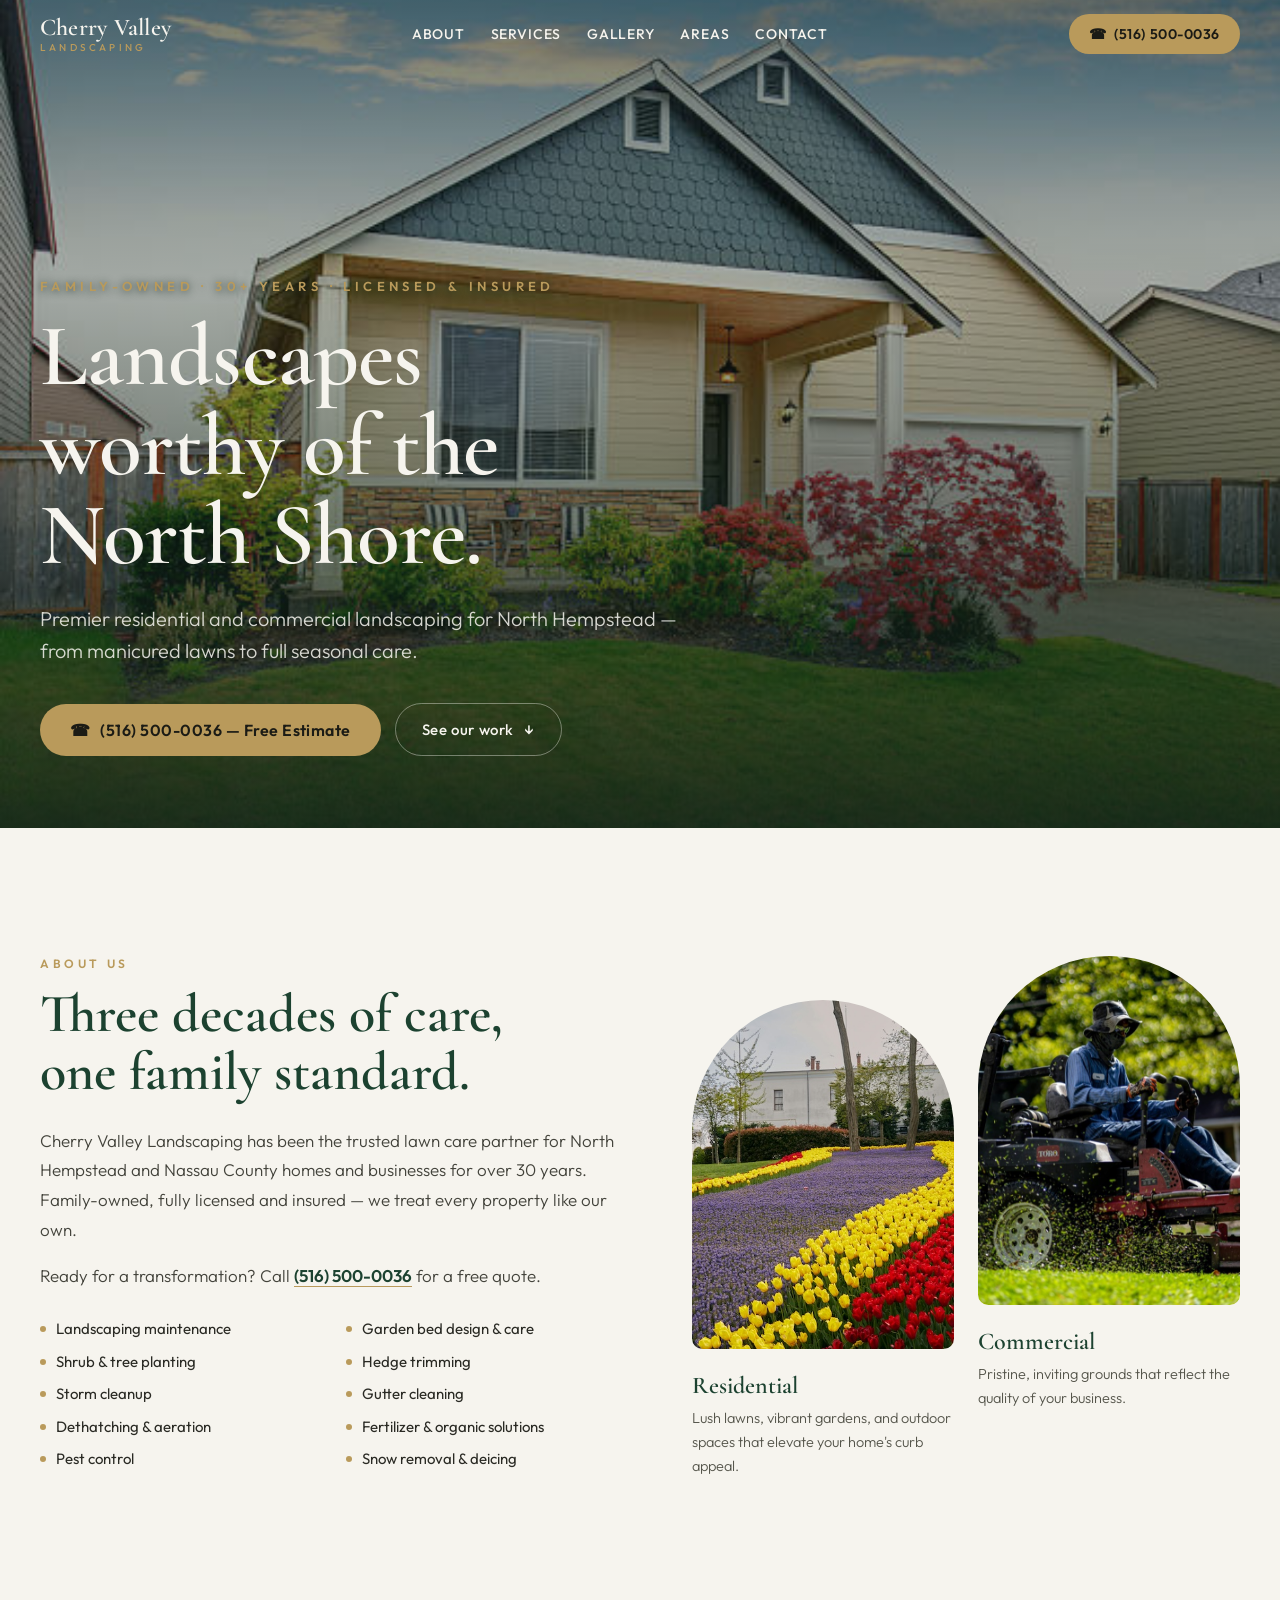
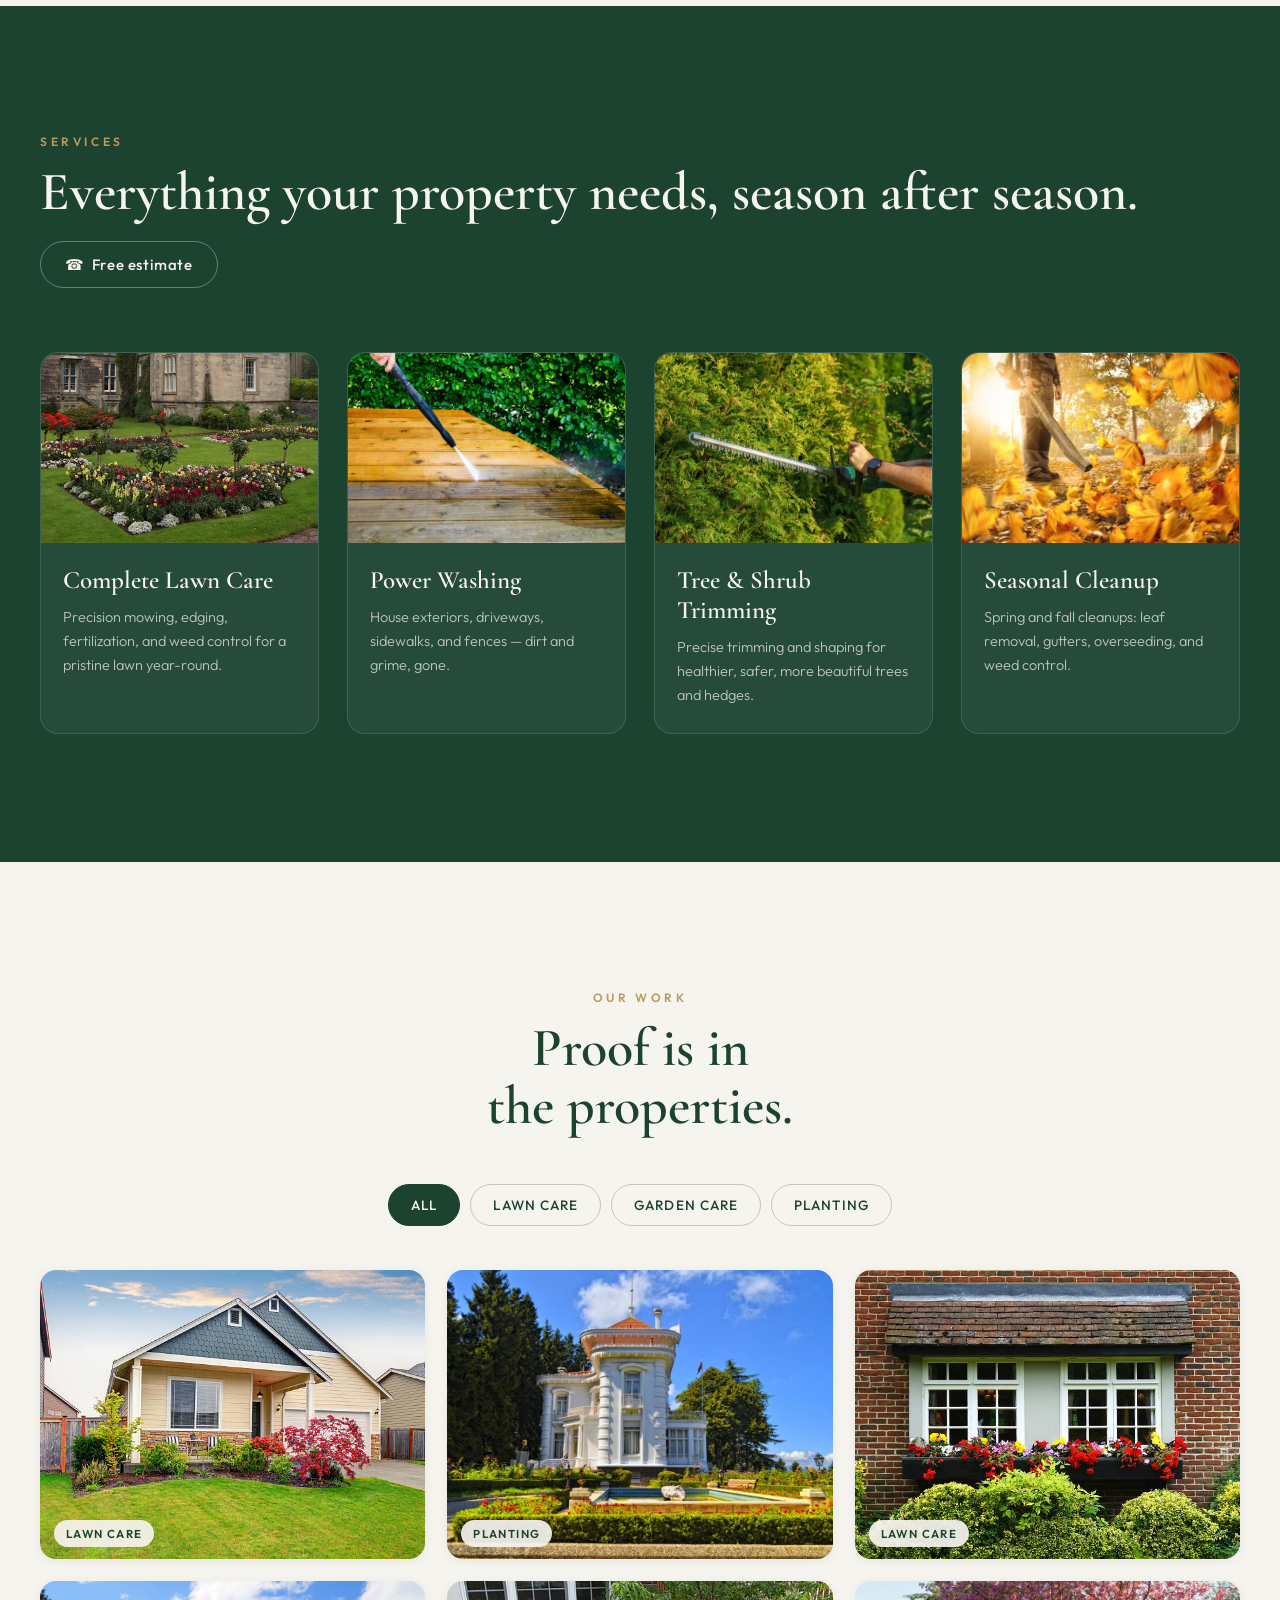
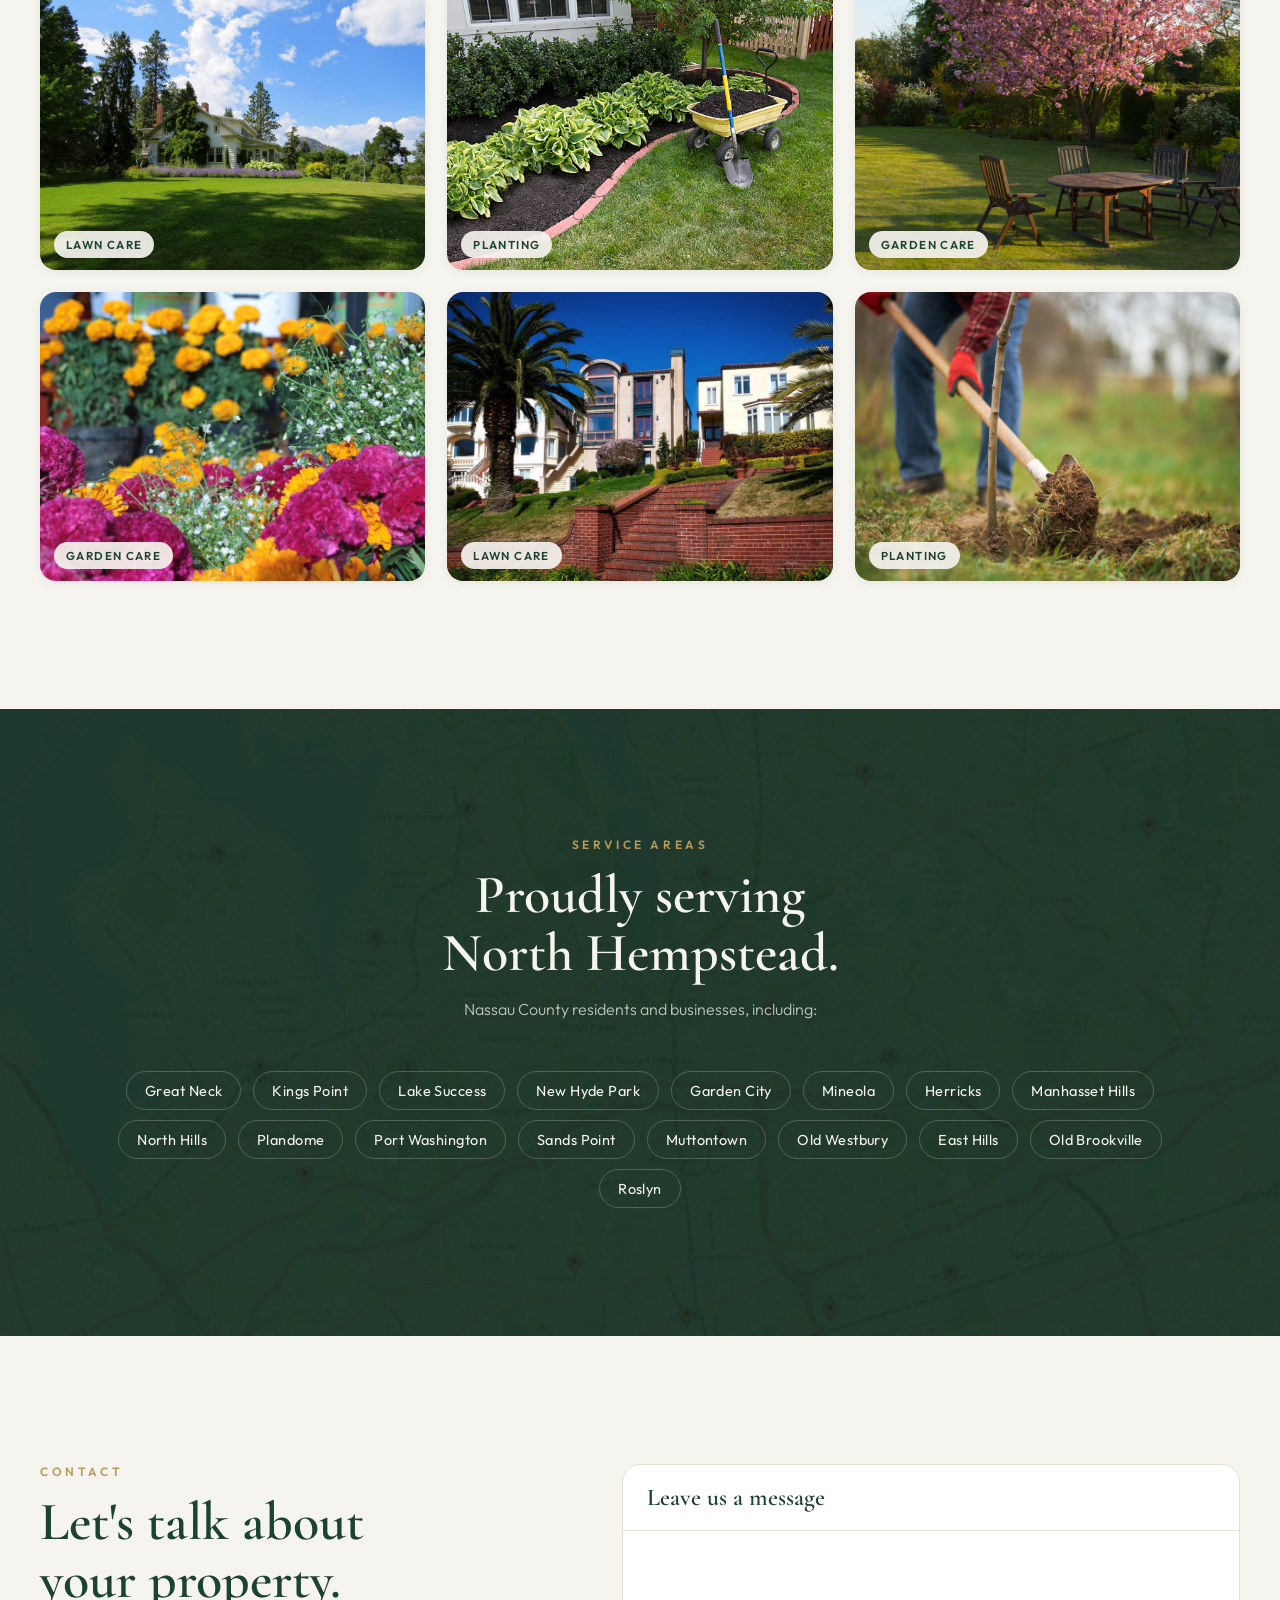
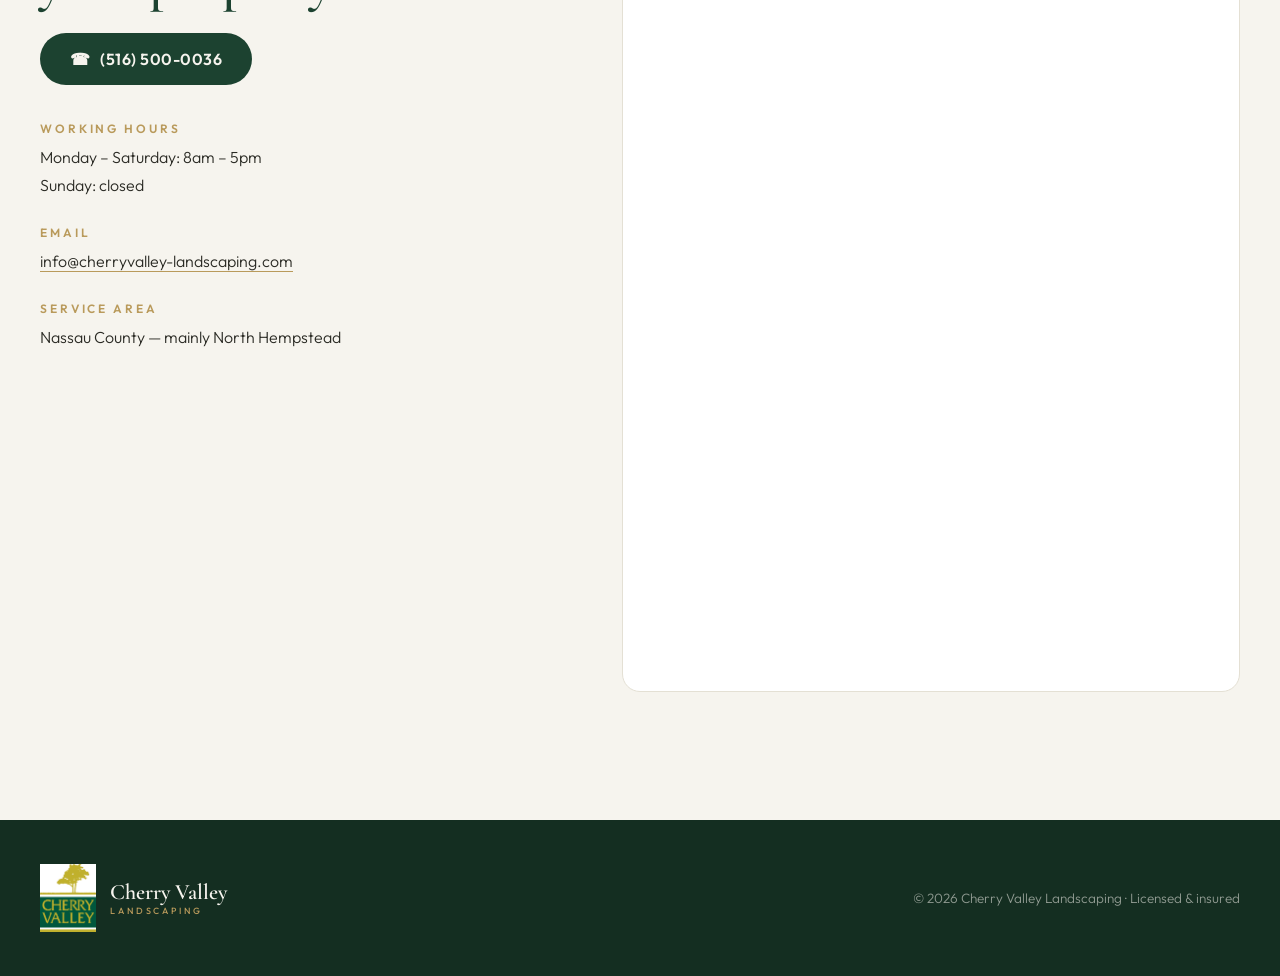
<file: index.html>
<!DOCTYPE html>
<html lang="en">
<head>
<meta charset="utf-8">
<meta name="viewport" content="width=device-width, initial-scale=1">
<title>Expert Landscaping Services in North Hempstead, NY | Cherry Valley Landscaping</title>
<meta name="description" content="Cherry Valley Landscaping offers expert residential and commercial landscaping services in North Hempstead, NY. Family-owned for 30+ years, we provide lawn care, tree trimming, seasonal cleanups, and more. Get a free quote!">
<meta name="robots" content="index, follow">
<link rel="canonical" href="https://cherryvalley-landscaping.com/">
<meta property="og:title" content="Expert Landscaping Services in North Hempstead, NY | Cherry Valley Landscaping">
<meta property="og:description" content="Need expert landscaping in North Hempstead, NY? Cherry Valley Landscaping offers top-quality residential & commercial lawn care, tree services, and more. Family-owned for 30+ years. Get your free quote today!">
<meta property="og:image" content="https://cherryvalley-landscaping.com/img/cherry-valley-logo-2.png">
<meta property="og:url" content="https://cherryvalley-landscaping.com/">
<meta property="og:type" content="website">

<link rel="shortcut icon" href="img/favicon.ico" type="image/x-icon">
<link rel="apple-touch-icon" href="img/apple-touch-icon.png">

<link rel="preconnect" href="https://fonts.googleapis.com">
<link rel="preconnect" href="https://fonts.gstatic.com" crossorigin>
<link href="https://fonts.googleapis.com/css2?family=Cormorant+Garamond:wght@500;600;700&family=Outfit:wght@300;400;500;600&display=swap" rel="stylesheet">
<link rel="preload" as="image" href="img/portfolio/demo-house-2.jpg">
<link rel="stylesheet" href="css/style.css">
<noscript><style>#menu{--nav-text:#1C4230;background:rgba(246,244,238,0.92);border-bottom-color:#E4E0D4}</style></noscript>

<script type="application/ld+json">
{
  "@context": "https://schema.org",
  "@type": "LocalBusiness",
  "name": "Cherry Valley Landscaping",
  "description": "Family-owned residential and commercial landscaping services in North Hempstead, NY for over 30 years: lawn care, tree and shrub trimming, power washing, and seasonal cleanups.",
  "url": "https://cherryvalley-landscaping.com/",
  "telephone": "+1-516-500-0036",
  "email": "info@cherryvalley-landscaping.com",
  "image": "https://cherryvalley-landscaping.com/img/cherry-valley-logo-2.png",
  "address": {
    "@type": "PostalAddress",
    "addressLocality": "North Hempstead",
    "addressRegion": "NY",
    "addressCountry": "US"
  },
  "areaServed": ["North Hempstead NY", "Nassau County NY"],
  "openingHoursSpecification": [{
    "@type": "OpeningHoursSpecification",
    "dayOfWeek": ["Monday", "Tuesday", "Wednesday", "Thursday", "Friday", "Saturday"],
    "opens": "08:00",
    "closes": "17:00"
  }]
}
</script>
</head>
<body id="page-top">
<a class="skip-link" href="#main">Skip to content</a>

<nav id="menu" aria-label="Main">
  <div class="nav-inner">
    <a class="wordmark" href="#top">
      <span class="wordmark-name">Cherry Valley</span>
      <span class="wordmark-sub">Landscaping</span>
    </a>
    <div class="nav-links">
      <a href="#about">About</a>
      <a href="#services">Services</a>
      <a href="#gallery">Gallery</a>
      <a href="#areas">Areas</a>
      <a href="#contact">Contact</a>
    </div>
    <a class="pill nav-call" href="tel:516-500-0036">
      <span aria-hidden="true">&#9742;</span>
      <span class="nav-call-full">(516) 500-0036</span>
      <span class="nav-call-short">Call</span>
    </a>
  </div>
</nav>

<main id="main">

<header id="top" class="hero">
  <div class="hero-content">
    <p class="eyebrow hero-eyebrow">Family-owned &middot; 30+ years &middot; Licensed &amp; insured</p>
    <h1>Landscapes worthy of the North Shore.</h1>
    <p class="hero-sub">Premier residential and commercial landscaping for North Hempstead &mdash; from manicured lawns to full seasonal care.</p>
    <div class="hero-ctas">
      <a class="pill pill-gold-lg" href="tel:516-500-0036">
        <span aria-hidden="true">&#9742;</span>
        <span>(516) 500-0036 &mdash; Free Estimate</span>
      </a>
      <a class="pill pill-ghost" href="#gallery">See our work <span aria-hidden="true">&darr;</span></a>
    </div>
  </div>
</header>

<section id="about" class="section about">
  <div class="container about-grid">
    <div class="about-text">
      <p class="eyebrow">About us</p>
      <h2>Three decades of care, one family standard.</h2>
      <p class="about-body">Cherry Valley Landscaping has been the trusted lawn care partner for North Hempstead and Nassau County homes and businesses for over 30 years. Family-owned, fully licensed and insured &mdash; we treat every property like our own.</p>
      <p class="about-body about-cta">Ready for a transformation? Call <a class="phone-inline" href="tel:516-500-0036">(516) 500-0036</a> for a free quote.</p>
      <ul class="about-services">
        <li><span class="dot" aria-hidden="true"></span>Landscaping maintenance</li>
        <li><span class="dot" aria-hidden="true"></span>Garden bed design &amp; care</li>
        <li><span class="dot" aria-hidden="true"></span>Shrub &amp; tree planting</li>
        <li><span class="dot" aria-hidden="true"></span>Hedge trimming</li>
        <li><span class="dot" aria-hidden="true"></span>Storm cleanup</li>
        <li><span class="dot" aria-hidden="true"></span>Gutter cleaning</li>
        <li><span class="dot" aria-hidden="true"></span>Dethatching &amp; aeration</li>
        <li><span class="dot" aria-hidden="true"></span>Fertilizer &amp; organic solutions</li>
        <li><span class="dot" aria-hidden="true"></span>Pest control</li>
        <li><span class="dot" aria-hidden="true"></span>Snow removal &amp; deicing</li>
      </ul>
    </div>
    <div class="about-media">
      <div class="about-media-col is-offset">
        <img src="img/garden-care-about.jpg" alt="Maintained garden bed" loading="lazy">
        <div>
          <h3>Residential</h3>
          <p>Lush lawns, vibrant gardens, and outdoor spaces that elevate your home's curb appeal.</p>
        </div>
      </div>
      <div class="about-media-col">
        <img src="img/lawn-mowing-motorized.jpg" alt="Professional lawn mowing" loading="lazy">
        <div>
          <h3>Commercial</h3>
          <p>Pristine, inviting grounds that reflect the quality of your business.</p>
        </div>
      </div>
    </div>
  </div>
</section>

<section id="services" class="section services">
  <div class="container">
    <div class="services-head">
      <div>
        <p class="eyebrow">Services</p>
        <h2>Everything your property needs, season after season.</h2>
      </div>
      <a class="pill pill-ghost-dim" href="tel:516-500-0036"><span aria-hidden="true">&#9742;</span>&nbsp; Free estimate</a>
    </div>
    <div class="services-grid">
      <article class="service-card">
        <img src="img/services/service-2.jpg" alt="Manicured lawn" loading="lazy">
        <div class="service-card-body">
          <h3>Complete Lawn Care</h3>
          <p>Precision mowing, edging, fertilization, and weed control for a pristine lawn year-round.</p>
        </div>
      </article>
      <article class="service-card">
        <img src="img/services/powerwashing.jpg" alt="Power washing a patio" loading="lazy">
        <div class="service-card-body">
          <h3>Power Washing</h3>
          <p>House exteriors, driveways, sidewalks, and fences &mdash; dirt and grime, gone.</p>
        </div>
      </article>
      <article class="service-card">
        <img src="img/services/shrub-trimming.jpg" alt="Tree and shrub care" loading="lazy">
        <div class="service-card-body">
          <h3>Tree &amp; Shrub Trimming</h3>
          <p>Precise trimming and shaping for healthier, safer, more beautiful trees and hedges.</p>
        </div>
      </article>
      <article class="service-card">
        <img src="img/services/fall-cleaning.jpg" alt="Fall leaves cleanup" loading="lazy">
        <div class="service-card-body">
          <h3>Seasonal Cleanup</h3>
          <p>Spring and fall cleanups: leaf removal, gutters, overseeding, and weed control.</p>
        </div>
      </article>
    </div>
  </div>
</section>

<section id="gallery" class="section gallery">
  <div id="portfolio" class="container">
    <div class="gallery-head">
      <p class="eyebrow">Our work</p>
      <h2>Proof is in the properties.</h2>
    </div>
    <div class="gallery-filters" role="group" aria-label="Filter gallery by category">
      <button type="button" class="filter-btn is-active" data-filter="*" aria-pressed="true">All</button>
      <button type="button" class="filter-btn" data-filter="lawn" aria-pressed="false">Lawn care</button>
      <button type="button" class="filter-btn" data-filter="garden" aria-pressed="false">Garden care</button>
      <button type="button" class="filter-btn" data-filter="planting" aria-pressed="false">Planting</button>
    </div>
    <div class="gallery-grid">
      <figure class="gallery-item" data-cat="lawn">
        <img src="img/portfolio/demo-house-2.jpg" alt="Landscaped front yard of a house" loading="lazy">
        <figcaption>Lawn care</figcaption>
      </figure>
      <figure class="gallery-item" data-cat="planting">
        <img src="img/portfolio/02-large.jpg" alt="Garden planting project" loading="lazy">
        <figcaption>Planting</figcaption>
      </figure>
      <figure class="gallery-item" data-cat="lawn">
        <img src="img/portfolio/03-large.jpg" alt="Lawn care project" loading="lazy">
        <figcaption>Lawn care</figcaption>
      </figure>
      <figure class="gallery-item" data-cat="lawn">
        <img src="img/portfolio/04-large.jpg" alt="Lawn care project" loading="lazy">
        <figcaption>Lawn care</figcaption>
      </figure>
      <figure class="gallery-item" data-cat="planting">
        <img src="img/portfolio/repotting.jpg" alt="Plant repotting project" loading="lazy">
        <figcaption>Planting</figcaption>
      </figure>
      <figure class="gallery-item" data-cat="garden">
        <img src="img/portfolio/06-large.jpg" alt="Garden care project" loading="lazy">
        <figcaption>Garden care</figcaption>
      </figure>
      <figure class="gallery-item" data-cat="garden">
        <img src="img/portfolio/07-large.jpg" alt="Garden care project" loading="lazy">
        <figcaption>Garden care</figcaption>
      </figure>
      <figure class="gallery-item" data-cat="lawn">
        <img src="img/portfolio/08-large.jpg" alt="Lawn maintenance project" loading="lazy">
        <figcaption>Lawn care</figcaption>
      </figure>
      <figure class="gallery-item" data-cat="planting">
        <img src="img/portfolio/treeplanting.jpg" alt="Tree planting project" loading="lazy">
        <figcaption>Planting</figcaption>
      </figure>
    </div>
  </div>
</section>

<section id="areas" class="areas">
  <div id="service-areas" class="areas-overlay">
    <div class="areas-content">
      <p class="eyebrow">Service areas</p>
      <h2>Proudly serving North Hempstead.</h2>
      <p class="areas-sub">Nassau County residents and businesses, including:</p>
      <ul class="town-chips">
        <li>Great Neck</li>
        <li>Kings Point</li>
        <li>Lake Success</li>
        <li>New Hyde Park</li>
        <li>Garden City</li>
        <li>Mineola</li>
        <li>Herricks</li>
        <li>Manhasset Hills</li>
        <li>North Hills</li>
        <li>Plandome</li>
        <li>Port Washington</li>
        <li>Sands Point</li>
        <li>Muttontown</li>
        <li>Old Westbury</li>
        <li>East Hills</li>
        <li>Old Brookville</li>
        <li>Roslyn</li>
      </ul>
    </div>
  </div>
</section>

<section id="contact" class="section contact">
  <div class="container contact-grid">
    <div class="contact-info">
      <p class="eyebrow">Contact</p>
      <h2>Let's talk about your property.</h2>
      <a class="pill pill-green" href="tel:516-500-0036">
        <span aria-hidden="true">&#9742;</span>
        <span>(516) 500-0036</span>
      </a>
      <div class="contact-blocks">
        <div>
          <h3>Working hours</h3>
          <p>Monday &ndash; Saturday: 8am &ndash; 5pm<br>Sunday: closed</p>
        </div>
        <div>
          <h3>Email</h3>
          <p><a class="email-link" href="mailto:info@cherryvalley-landscaping.com">info@cherryvalley-landscaping.com</a></p>
        </div>
        <div>
          <h3>Service area</h3>
          <p>Nassau County &mdash; mainly North Hempstead</p>
        </div>
      </div>
    </div>
    <div class="contact-form">
      <div class="form-card">
        <div class="form-card-head">
          <h3>Leave us a message</h3>
        </div>
        <iframe src="https://docs.google.com/forms/d/e/1FAIpQLSfgNSqJbocx2K4p_u-gTYBH-YdyyfNtlEin60jxugVYjc53VA/viewform?embedded=true" title="Contact form" loading="lazy">Loading&hellip;</iframe>
      </div>
    </div>
  </div>
</section>

</main>

<footer class="footer">
  <div class="container footer-inner">
    <div class="footer-brand">
      <img src="img/cherry-valley-logo.png" alt="" width="905" height="1101" loading="lazy">
      <div class="footer-wordmark">
        <span class="footer-wordmark-name">Cherry Valley</span>
        <span class="footer-wordmark-sub">Landscaping</span>
      </div>
    </div>
    <p class="footer-legal">&copy; <span id="year">2026</span> Cherry Valley Landscaping &middot; Licensed &amp; insured</p>
  </div>
</footer>

<div class="call-bar">
  <a href="tel:516-500-0036"><span aria-hidden="true">&#9742;</span><span>Call for a free estimate</span></a>
</div>

<script src="js/main.js"></script>
</body>
</html>
</file>
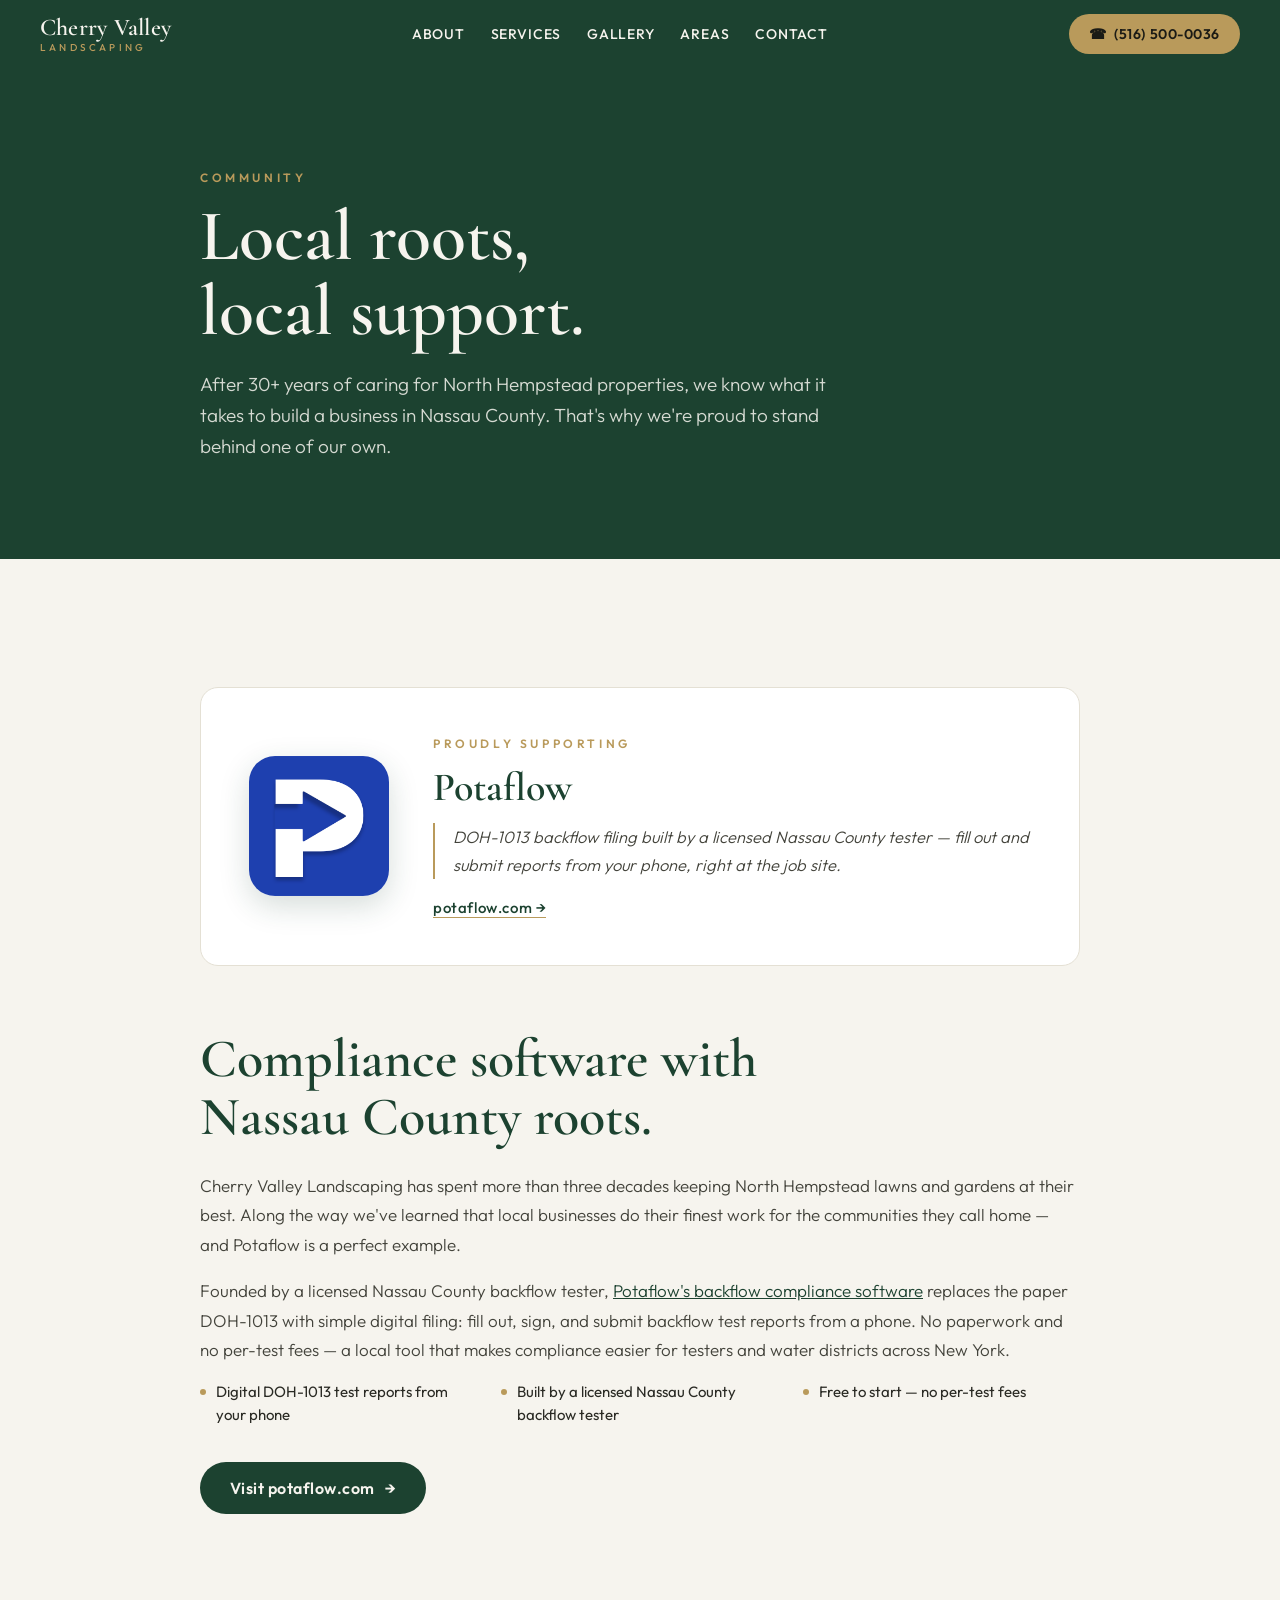
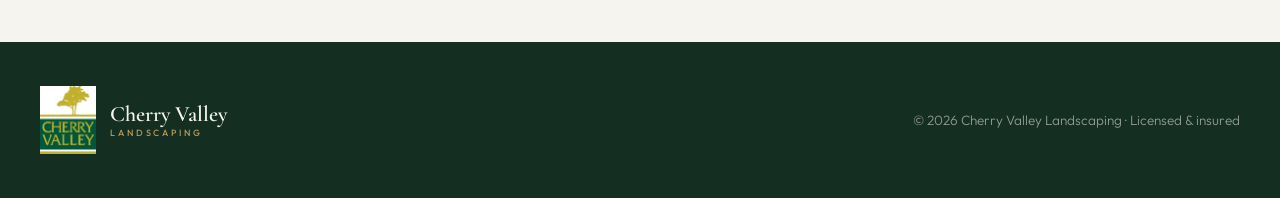
<file: community.html>
<!DOCTYPE html>
<html lang="en">
<head>
<meta charset="utf-8">
<meta name="viewport" content="width=device-width, initial-scale=1">
<title>Cherry Valley Landscaping Supports Potaflow | Nassau County Community</title>
<meta name="description" content="Cherry Valley Landscaping proudly supports Potaflow — backflow compliance software built by a licensed Nassau County tester. Fill out and submit DOH-1013 reports from your phone.">
<meta name="robots" content="index, follow">
<link rel="canonical" href="https://cherryvalley-landscaping.com/community.html">
<meta property="og:title" content="Cherry Valley Landscaping Supports Potaflow">
<meta property="og:description" content="Two Nassau County businesses, one community. Cherry Valley Landscaping proudly supports Potaflow, the DOH-1013 backflow filing tool built by a licensed local tester.">
<meta property="og:image" content="https://cherryvalley-landscaping.com/img/cherry-valley-logo-2.png">
<meta property="og:url" content="https://cherryvalley-landscaping.com/community.html">
<meta property="og:type" content="website">

<link rel="shortcut icon" href="img/favicon.ico" type="image/x-icon">
<link rel="apple-touch-icon" href="img/apple-touch-icon.png">

<link rel="preconnect" href="https://fonts.googleapis.com">
<link rel="preconnect" href="https://fonts.gstatic.com" crossorigin>
<link href="https://fonts.googleapis.com/css2?family=Cormorant+Garamond:wght@500;600;700&family=Outfit:wght@300;400;500;600&display=swap" rel="stylesheet">
<link rel="stylesheet" href="css/style.css">
<noscript><style>#menu{--nav-text:#1C4230;background:rgba(246,244,238,0.92);border-bottom-color:#E4E0D4}</style></noscript>

<style>
/* Potaflow community page */
.page-hero {
  background: var(--green);
  padding: 170px var(--pad-x) clamp(56px, 8vw, 96px);
}
.page-hero-inner { max-width: 880px; margin-inline: auto; }
.page-hero h1 {
  margin: 0;
  font-family: var(--font-display);
  font-weight: 600;
  font-size: clamp(40px, 6.5vw, 72px);
  line-height: 1.04;
  color: #F6F4EE;
  max-width: 16ch;
}
.page-hero-sub {
  margin: 20px 0 0;
  color: rgba(246, 244, 238, 0.85);
  font-size: clamp(16px, 2vw, 19px);
  font-weight: 300;
  line-height: 1.65;
  max-width: 54ch;
}
.support .container { max-width: 880px; }
.support-card {
  background: #fff;
  border: 1px solid var(--border-light);
  border-radius: 18px;
  padding: clamp(28px, 4vw, 48px);
  display: flex;
  flex-wrap: wrap;
  align-items: center;
  gap: clamp(24px, 4vw, 44px);
  margin-bottom: clamp(40px, 6vw, 64px);
}
.support-logo img {
  width: clamp(104px, 14vw, 140px);
  height: auto;
  display: block;
  box-shadow: 0 10px 30px rgba(28, 66, 48, 0.18);
  border-radius: 26px;
  transition: transform 0.3s ease;
}
.support-logo:hover img { transform: scale(1.03); }
.support-card-body { flex: 1 1 320px; min-width: min(260px, 100%); }
.support-name {
  display: inline-block;
  margin: 0 0 14px;
  font-family: var(--font-display);
  font-weight: 600;
  font-size: clamp(30px, 4vw, 40px);
  line-height: 1.1;
  color: var(--green);
  text-decoration: none;
}
.support-name:hover { color: var(--accent); }
.support-quote {
  margin: 0 0 18px;
  padding-left: 18px;
  border-left: 2px solid var(--accent);
  font-size: 16.5px;
  font-weight: 300;
  font-style: italic;
  line-height: 1.7;
  color: var(--text-2);
}
.support-site-link {
  font-size: 15px;
  font-weight: 500;
  letter-spacing: 0.04em;
  text-decoration: none;
  border-bottom: 1px solid var(--accent);
}
.support-points { margin-bottom: 36px; }
.support-cta-row { display: flex; flex-wrap: wrap; align-items: center; gap: 14px; }
.support-cta-row .pill-green { margin-bottom: 0; }
.footer { padding-bottom: 44px; }
</style>

<script type="application/ld+json">
{
  "@context": "https://schema.org",
  "@type": "WebPage",
  "@id": "https://cherryvalley-landscaping.com/community.html",
  "url": "https://cherryvalley-landscaping.com/community.html",
  "name": "Cherry Valley Landscaping Supports Potaflow",
  "description": "Cherry Valley Landscaping proudly supports Potaflow, backflow compliance software built by a licensed Nassau County tester.",
  "isPartOf": {
    "@type": "WebSite",
    "url": "https://cherryvalley-landscaping.com/"
  },
  "publisher": {
    "@type": "LocalBusiness",
    "name": "Cherry Valley Landscaping",
    "url": "https://cherryvalley-landscaping.com/"
  },
  "about": {
    "@type": "Organization",
    "@id": "https://potaflow.com/#organization",
    "name": "Potaflow, LLC",
    "alternateName": "Potaflow",
    "url": "https://potaflow.com"
  }
}
</script>
</head>
<body id="page-top">
<a class="skip-link" href="#main">Skip to content</a>

<nav id="menu" aria-label="Main">
  <div class="nav-inner">
    <a class="wordmark" href="index.html">
      <span class="wordmark-name">Cherry Valley</span>
      <span class="wordmark-sub">Landscaping</span>
    </a>
    <div class="nav-links">
      <a href="index.html#about">About</a>
      <a href="index.html#services">Services</a>
      <a href="index.html#gallery">Gallery</a>
      <a href="index.html#areas">Areas</a>
      <a href="index.html#contact">Contact</a>
    </div>
    <a class="pill nav-call" href="tel:516-500-0036">
      <span aria-hidden="true">&#9742;</span>
      <span class="nav-call-full">(516) 500-0036</span>
      <span class="nav-call-short">Call</span>
    </a>
  </div>
</nav>

<main id="main">

<header class="page-hero">
  <div class="page-hero-inner">
    <p class="eyebrow">Community</p>
    <h1>Local roots, local support.</h1>
    <p class="page-hero-sub">After 30+ years of caring for North Hempstead properties, we know what it takes to build a business in Nassau County. That's why we're proud to stand behind one of our own.</p>
  </div>
</header>

<section class="section support">
  <div class="container">
    <div class="support-card">
      <a class="support-logo" href="https://potaflow.com/" target="_blank" rel="noopener" aria-label="Potaflow">
        <img src="img/potaflow-logo.png" alt="Potaflow logo" width="512" height="512">
      </a>
      <div class="support-card-body">
        <p class="eyebrow">Proudly supporting</p>
        <a class="support-name" href="https://potaflow.com/" target="_blank" rel="noopener">Potaflow</a>
        <blockquote class="support-quote">DOH-1013 backflow filing built by a licensed Nassau County tester &mdash; fill out and submit reports from your phone, right at the job site.</blockquote>
        <a class="support-site-link" href="https://potaflow.com/" target="_blank" rel="noopener">potaflow.com <span aria-hidden="true">&rarr;</span></a>
      </div>
    </div>

    <h2>Compliance software with Nassau County roots.</h2>
    <p class="about-body">Cherry Valley Landscaping has spent more than three decades keeping North Hempstead lawns and gardens at their best. Along the way we've learned that local businesses do their finest work for the communities they call home &mdash; and Potaflow is a perfect example.</p>
    <p class="about-body">Founded by a licensed Nassau County backflow tester, <a href="https://potaflow.com/" target="_blank" rel="noopener">Potaflow's backflow compliance software</a> replaces the paper DOH-1013 with simple digital filing: fill out, sign, and submit backflow test reports from a phone. No paperwork and no per-test fees &mdash; a local tool that makes compliance easier for testers and water districts across New York.</p>
    <ul class="about-services support-points">
      <li><span class="dot" aria-hidden="true"></span>Digital DOH-1013 test reports from your phone</li>
      <li><span class="dot" aria-hidden="true"></span>Built by a licensed Nassau County backflow tester</li>
      <li><span class="dot" aria-hidden="true"></span>Free to start &mdash; no per-test fees</li>
    </ul>
    <div class="support-cta-row">
      <a class="pill pill-green" href="https://potaflow.com/" target="_blank" rel="noopener">
        <span>Visit potaflow.com</span>
        <span aria-hidden="true">&rarr;</span>
      </a>
    </div>
  </div>
</section>

</main>

<footer class="footer">
  <div class="container footer-inner">
    <div class="footer-brand">
      <img src="img/cherry-valley-logo.png" alt="" width="905" height="1101" loading="lazy">
      <div class="footer-wordmark">
        <span class="footer-wordmark-name">Cherry Valley</span>
        <span class="footer-wordmark-sub">Landscaping</span>
      </div>
    </div>
    <p class="footer-legal">&copy; <span id="year">2026</span> Cherry Valley Landscaping &middot; Licensed &amp; insured</p>
  </div>
</footer>

<script src="js/main.js"></script>
</body>
</html>
</file>
<file: css/style.css>
/* Cherry Valley Landscaping — redesign
   Tokens and layout per design_handoff_cherry_valley_redesign */

:root {
  --accent: #B99A5B;          /* brass/gold — the one tweakable token (alt: #E6BE8A) */
  --cream: #F6F4EE;
  --green: #1C4230;
  --green-dark: #142E21;
  --ink: #1B1B15;
  --text: #2A2A24;
  --text-2: #43433B;
  --text-3: #55554B;
  --border-light: #E4E0D4;
  --border-pill: #C9C4B4;
  --font-display: 'Cormorant Garamond', serif;
  --font-body: 'Outfit', sans-serif;
  --pad-x: clamp(16px, 4vw, 40px);
  --pad-section: clamp(72px, 10vw, 130px);
}

/* Base ------------------------------------------------------------------ */

* { box-sizing: border-box; }

@media (prefers-reduced-motion: no-preference) {
  html { scroll-behavior: smooth; }
}

body {
  margin: 0;
  font-family: var(--font-body);
  font-weight: 400;
  color: var(--text);
  background: var(--cream);
  -webkit-font-smoothing: antialiased;
  overflow-x: hidden;
}

a { color: var(--green); }
a:hover { color: var(--accent); }

img { max-width: 100%; }

button { font: inherit; }

/* double ring stays visible on cream, gold, and green backgrounds alike */
a:focus-visible,
button:focus-visible {
  outline: 2px solid var(--green);
  outline-offset: 2px;
  box-shadow: 0 0 0 5px rgba(246, 244, 238, 0.95);
}

h1, h2 { text-wrap: balance; }

h2 {
  margin: 0 0 24px;
  font-family: var(--font-display);
  font-weight: 600;
  font-size: clamp(34px, 4.5vw, 54px);
  line-height: 1.08;
  color: var(--green);
}

.container { max-width: 1280px; margin-inline: auto; }

.section { padding: var(--pad-section) var(--pad-x); }

#top, .section, #areas, #portfolio, #service-areas { scroll-margin-top: 72px; }

.eyebrow {
  margin: 0 0 14px;
  color: var(--accent);
  font-size: 12px;
  font-weight: 600;
  letter-spacing: 0.3em;
  text-transform: uppercase;
}

.skip-link {
  position: absolute;
  left: -9999px;
}
.skip-link:focus {
  position: fixed;
  left: 16px;
  top: 16px;
  z-index: 200;
  background: var(--cream);
  color: var(--green);
  padding: 10px 16px;
  border-radius: 8px;
}

/* Pills ------------------------------------------------------------------ */

.pill {
  display: inline-flex;
  align-items: center;
  gap: 10px;
  border-radius: 999px;
  text-decoration: none;
  transition: all 0.25s ease;
}

.nav-call {
  gap: 8px;
  background: var(--accent);
  color: var(--ink);
  font-size: 14px;
  font-weight: 600;
  letter-spacing: 0.04em;
  padding: 11px 20px;
  white-space: nowrap;
}
.nav-call:hover { background: var(--green); color: var(--cream); }

.pill-gold-lg {
  background: var(--accent);
  color: var(--ink);
  font-size: 16px;
  font-weight: 600;
  letter-spacing: 0.03em;
  padding: 16px 30px;
}
.pill-gold-lg:hover {
  color: var(--ink);
  transform: translateY(-2px);
  box-shadow: 0 10px 30px rgba(0, 0, 0, 0.35);
}

.pill-ghost {
  color: #F6F4EE;
  font-size: 15px;
  font-weight: 500;
  letter-spacing: 0.04em;
  padding: 16px 26px;
  border: 1px solid rgba(246, 244, 238, 0.4);
}
.pill-ghost:hover {
  border-color: #F6F4EE;
  background: rgba(246, 244, 238, 0.1);
  color: #F6F4EE;
}

.pill-ghost-dim {
  gap: 0;   /* prototype separates glyph and label with the nbsp alone */
  color: #F6F4EE;
  font-size: 15px;
  font-weight: 500;
  letter-spacing: 0.04em;
  padding: 13px 24px;
  border: 1px solid rgba(246, 244, 238, 0.35);
  white-space: nowrap;
}
.pill-ghost-dim:hover {
  border-color: #F6F4EE;
  background: rgba(246, 244, 238, 0.08);
  color: #F6F4EE;
}

.pill-green {
  background: var(--green);
  color: var(--cream);
  font-size: 16px;
  font-weight: 600;
  letter-spacing: 0.03em;
  padding: 16px 30px;
  margin-bottom: 36px;
}
.pill-green:hover { background: var(--accent); color: var(--ink); }

/* Nav -------------------------------------------------------------------- */

#menu {
  --nav-text: #F6F4EE;
  position: fixed;
  top: 0;
  left: 0;
  right: 0;
  z-index: 100;
  background: transparent;
  border-bottom: 1px solid transparent;
  transition: all 0.4s ease;
}
#menu.is-scrolled {
  --nav-text: var(--green);
  background: rgba(246, 244, 238, 0.92);
  -webkit-backdrop-filter: blur(12px);
  backdrop-filter: blur(12px);
  border-bottom-color: var(--border-light);
}

.nav-inner {
  max-width: 1280px;
  margin-inline: auto;
  padding: 14px var(--pad-x);
  display: flex;
  align-items: center;
  justify-content: space-between;
  gap: 16px;
}

.wordmark {
  text-decoration: none;
  display: flex;
  flex-direction: column;
  line-height: 1;
}
.wordmark-name {
  font-family: var(--font-display);
  font-weight: 600;
  font-size: 24px;
  color: var(--nav-text);
  letter-spacing: 0.01em;
  transition: color 0.4s ease;
  white-space: nowrap;
}
.wordmark-sub {
  font-size: 10px;
  font-weight: 500;
  letter-spacing: 0.32em;
  text-transform: uppercase;
  color: var(--accent);
  margin-top: 3px;
}

.nav-links { display: none; }

.nav-call-full { display: none; }
.nav-call-short { display: inline; }

@media (min-width: 760px) {
  .nav-links {
    display: flex;
    align-items: center;
    gap: clamp(8px, 2vw, 28px);
  }
  .nav-links a {
    text-decoration: none;
    color: var(--nav-text);
    font-size: 14px;
    font-weight: 500;
    letter-spacing: 0.06em;
    text-transform: uppercase;
    transition: color 0.25s ease;
  }
  .nav-links a:hover { color: var(--accent); }
  .nav-call-full { display: inline; }
  .nav-call-short { display: none; }
}

/* Hero ------------------------------------------------------------------- */

.hero {
  position: relative;
  min-height: 92vh;
  min-height: 92svh;
  display: flex;
  align-items: flex-end;
  background: var(--green) url('../img/portfolio/demo-house-2.jpg') center 30% no-repeat;
  background-size: cover;
}
.hero::before {
  content: "";
  position: absolute;
  inset: 0;
  background: linear-gradient(to bottom, rgba(16, 34, 25, 0.55) 0%, rgba(16, 34, 25, 0.35) 35%, rgba(16, 34, 25, 0.92) 100%);
}

.hero-content {
  position: relative;
  width: 100%;
  max-width: 1280px;
  margin-inline: auto;
  padding: 160px var(--pad-x) clamp(48px, 8vh, 88px);
}

.hero-eyebrow {
  margin-bottom: 18px;
  font-size: 13px;
  letter-spacing: 0.34em;
  text-shadow: 0 1px 8px rgba(16, 34, 25, 0.9);
}

.hero h1 {
  margin: 0;
  font-family: var(--font-display);
  font-weight: 600;
  font-size: clamp(44px, 8vw, 88px);
  line-height: 1.02;
  color: #F6F4EE;
  letter-spacing: -0.01em;
  max-width: 14ch;
}

.hero-sub {
  margin: 22px 0 0;
  color: rgba(246, 244, 238, 0.85);
  font-size: clamp(16px, 2vw, 20px);
  font-weight: 300;
  line-height: 1.6;
  max-width: 52ch;
}

.hero-ctas {
  display: flex;
  flex-wrap: wrap;
  align-items: center;
  gap: 14px;
  margin-top: 36px;
}

/* About ------------------------------------------------------------------ */

.about-grid {
  display: flex;
  flex-wrap: wrap;
  gap: clamp(36px, 5vw, 80px);
  align-items: flex-start;
}

.about-text {
  flex: 1 1 460px;
  min-width: min(300px, 100%);
}

.about-body {
  margin: 0 0 16px;
  font-size: 17px;
  font-weight: 300;
  line-height: 1.75;
  color: var(--text-2);
}
.about-cta { margin-bottom: 28px; }

.phone-inline {
  font-weight: 600;
  text-decoration: none;
  border-bottom: 1px solid var(--accent);
}

.about-services {
  list-style: none;
  margin: 0;
  padding: 0;
  display: grid;
  grid-template-columns: repeat(auto-fill, minmax(210px, 1fr));
  gap: 10px 24px;
}
.about-services li {
  display: flex;
  align-items: baseline;
  gap: 10px;
  font-size: 15px;
  font-weight: 400;
  color: var(--text);
  line-height: 1.5;
}
.dot {
  width: 6px;
  height: 6px;
  border-radius: 50%;
  background: var(--accent);
  flex-shrink: 0;
  transform: translateY(-2px);
}

.about-media {
  flex: 1 1 420px;
  min-width: min(300px, 100%);
  display: flex;
  gap: clamp(14px, 2vw, 24px);
}
.about-media-col {
  flex: 1;
  display: flex;
  flex-direction: column;
  gap: 14px;
}
.about-media-col.is-offset { margin-top: 44px; }
.about-media-col img {
  width: 100%;
  aspect-ratio: 3 / 4;
  object-fit: cover;
  border-radius: 200px 200px 16px 16px;   /* arch */
  display: block;
}
.about-media-col h3 {
  margin: 8px 0 6px;
  font-family: var(--font-display);
  font-weight: 600;
  font-size: 24px;
  color: var(--green);
}
.about-media-col p {
  margin: 0;
  font-size: 14.5px;
  font-weight: 300;
  line-height: 1.65;
  color: var(--text-3);
}

/* Services --------------------------------------------------------------- */

.services { background: var(--green); }

.services-head {
  display: flex;
  flex-wrap: wrap;
  align-items: flex-end;
  justify-content: space-between;
  gap: 20px;
  margin-bottom: clamp(36px, 5vw, 64px);
}
.services h2 { margin: 0; color: #F6F4EE; }

.services-grid {
  display: grid;
  grid-template-columns: 1fr;
  gap: clamp(16px, 2.5vw, 28px);
}
@media (min-width: 640px) {
  .services-grid { grid-template-columns: repeat(2, 1fr); }
}
@media (min-width: 1100px) {
  .services-grid { grid-template-columns: repeat(4, 1fr); }
}

.service-card {
  background: rgba(246, 244, 238, 0.05);
  border: 1px solid rgba(246, 244, 238, 0.12);
  border-radius: 18px;
  overflow: hidden;
  display: flex;
  flex-direction: column;
  transition: all 0.3s ease;
}
.service-card:hover {
  transform: translateY(-4px);
  border-color: rgba(246, 244, 238, 0.3);
  background: rgba(246, 244, 238, 0.08);
}
.service-card img {
  width: 100%;
  height: 190px;
  object-fit: cover;
  display: block;
  background: #24503A;
}
.service-card-body { padding: 22px 22px 26px; }
.service-card-body h3 {
  margin: 0 0 10px;
  font-family: var(--font-display);
  font-weight: 600;
  font-size: 25px;
  color: #F6F4EE;
}
.service-card-body p {
  margin: 0;
  font-size: 14.5px;
  font-weight: 300;
  line-height: 1.65;
  color: rgba(246, 244, 238, 0.72);
}

/* Gallery ---------------------------------------------------------------- */

.gallery-head {
  text-align: center;
  margin-bottom: clamp(28px, 4vw, 48px);
}
.gallery h2 {
  margin: 0 auto;
  max-width: 20ch;
}

.gallery-filters {
  display: flex;
  justify-content: center;
  flex-wrap: wrap;
  gap: 10px;
  margin-bottom: clamp(28px, 4vw, 44px);
}
.filter-btn {
  font-size: 13.5px;
  font-weight: 500;
  letter-spacing: 0.08em;
  text-transform: uppercase;
  padding: 11px 22px;
  border-radius: 999px;
  cursor: pointer;
  border: 1px solid var(--border-pill);
  background: transparent;
  color: var(--green);
  transition: all 0.25s ease;
}
.filter-btn:hover { border-color: var(--green); }
.filter-btn.is-active {
  background: var(--green);
  border-color: var(--green);
  color: var(--cream);
}

.gallery-grid {
  display: grid;
  grid-template-columns: repeat(auto-fill, minmax(min(300px, 100%), 1fr));
  gap: clamp(12px, 2vw, 22px);
}

.gallery-item {
  margin: 0;
  position: relative;
  overflow: hidden;
  border-radius: 16px;
  box-shadow: 0 2px 10px rgba(28, 66, 48, 0.08);
  transition: box-shadow 0.3s ease;
}
.gallery-item:hover { box-shadow: 0 14px 34px rgba(28, 66, 48, 0.18); }
.gallery-item img {
  width: 100%;
  aspect-ratio: 4 / 3;
  object-fit: cover;
  display: block;
  background: var(--border-light);
  transition: transform 0.5s ease;
}
.gallery-item:hover img { transform: scale(1.04); }
.gallery-item figcaption {
  position: absolute;
  left: 14px;
  bottom: 12px;
  background: rgba(246, 244, 238, 0.92);
  color: var(--green);
  font-size: 11.5px;
  font-weight: 600;
  letter-spacing: 0.12em;
  text-transform: uppercase;
  padding: 6px 12px;
  border-radius: 999px;
}

/* Service areas ---------------------------------------------------------- */

.areas {
  position: relative;
  background: var(--green-dark) url('../img/service-map.jpg') center center no-repeat;
  background-size: cover;
}
.areas-overlay {
  background: rgba(20, 46, 33, 0.93);
  padding: var(--pad-section) var(--pad-x);
}
.areas-content {
  max-width: 1080px;
  margin-inline: auto;
  text-align: center;
}
.areas h2 {
  margin: 0 auto 14px;
  color: #F6F4EE;
  max-width: 22ch;
}
.areas-sub {
  margin: 0 auto clamp(32px, 4vw, 48px);
  font-size: 16px;
  font-weight: 300;
  line-height: 1.65;
  color: rgba(246, 244, 238, 0.75);
  max-width: 48ch;
}
.town-chips {
  list-style: none;
  margin: 0;
  padding: 0;
  display: flex;
  flex-wrap: wrap;
  justify-content: center;
  gap: 10px 12px;
}
.town-chips li {
  color: #F6F4EE;
  font-size: 14.5px;
  font-weight: 400;
  letter-spacing: 0.03em;
  padding: 9px 18px;
  border: 1px solid rgba(246, 244, 238, 0.22);
  border-radius: 999px;
  white-space: nowrap;
}

/* Contact ---------------------------------------------------------------- */

.contact-grid {
  display: flex;
  flex-wrap: wrap;
  gap: clamp(36px, 5vw, 72px);
}
.contact-info {
  flex: 1 1 380px;
  min-width: min(300px, 100%);
}
.contact-blocks { display: grid; gap: 26px; }
.contact-blocks h3 {
  margin: 0 0 8px;
  font-size: 12px;
  font-weight: 600;
  letter-spacing: 0.24em;
  text-transform: uppercase;
  color: var(--accent);
}
.contact-blocks p {
  margin: 0;
  font-size: 16px;
  font-weight: 300;
  line-height: 1.7;
  color: var(--text);
}
.email-link {
  color: var(--text);
  text-decoration: none;
  border-bottom: 1px solid var(--accent);
}
.email-link:hover { color: var(--text); }

.contact-form {
  flex: 1 1 480px;
  min-width: min(300px, 100%);
}
.form-card {
  background: #fff;
  border: 1px solid var(--border-light);
  border-radius: 18px;
  overflow: hidden;
}
.form-card-head {
  padding: 18px 24px;
  border-bottom: 1px solid var(--border-light);
}
.form-card-head h3 {
  margin: 0;
  font-family: var(--font-display);
  font-weight: 600;
  font-size: 24px;
  color: var(--green);
}
.form-card iframe {
  width: 100%;
  height: 760px;
  border: none;
  display: block;
}

/* Footer ----------------------------------------------------------------- */

.footer {
  background: var(--green-dark);
  /* extra bottom padding keeps the mobile sticky call bar off the legal line */
  padding: 44px var(--pad-x) 108px;
}
.footer-inner {
  display: flex;
  flex-wrap: wrap;
  align-items: center;
  justify-content: space-between;
  gap: 18px;
}
.footer-brand {
  display: flex;
  align-items: center;
  gap: 14px;
}
.footer-brand img {
  width: 56px;
  height: auto;
  display: block;
}
.footer-wordmark {
  display: flex;
  flex-direction: column;
  line-height: 1;
}
.footer-wordmark-name {
  font-family: var(--font-display);
  font-weight: 600;
  font-size: 22px;
  color: #F6F4EE;
}
.footer-wordmark-sub {
  font-size: 9px;
  font-weight: 500;
  letter-spacing: 0.32em;
  text-transform: uppercase;
  color: var(--accent);
  margin-top: 3px;
}
.footer-legal {
  margin: 0;
  color: rgba(246, 244, 238, 0.55);
  font-size: 13.5px;
  font-weight: 300;
}
.footer-legal a {
  color: rgba(246, 244, 238, 0.8);
  text-decoration: none;
}
.footer-legal a:hover { color: var(--accent); }

/* Mobile sticky call bar ------------------------------------------------- */

.call-bar {
  position: fixed;
  left: 12px;
  right: 12px;
  bottom: calc(12px + env(safe-area-inset-bottom));
  z-index: 110;
}
.call-bar a {
  text-decoration: none;
  display: flex;
  align-items: center;
  justify-content: center;
  gap: 10px;
  background: var(--accent);
  color: var(--ink);
  font-size: 16px;
  font-weight: 600;
  letter-spacing: 0.03em;
  padding: 16px;
  border-radius: 999px;
  box-shadow: 0 10px 30px rgba(0, 0, 0, 0.3);
}

@media (max-width: 379px) {
  .pill-gold-lg { font-size: 15px; padding: 14px 22px; }
}
@media (min-width: 760px) {
  .call-bar { display: none; }
  .footer { padding-bottom: 44px; }
}

/* Reduced motion ---------------------------------------------------------- */

@media (prefers-reduced-motion: reduce) {
  *, *::before, *::after {
    transition-duration: 0.01ms !important;
    animation-duration: 0.01ms !important;
  }
}
</file>
